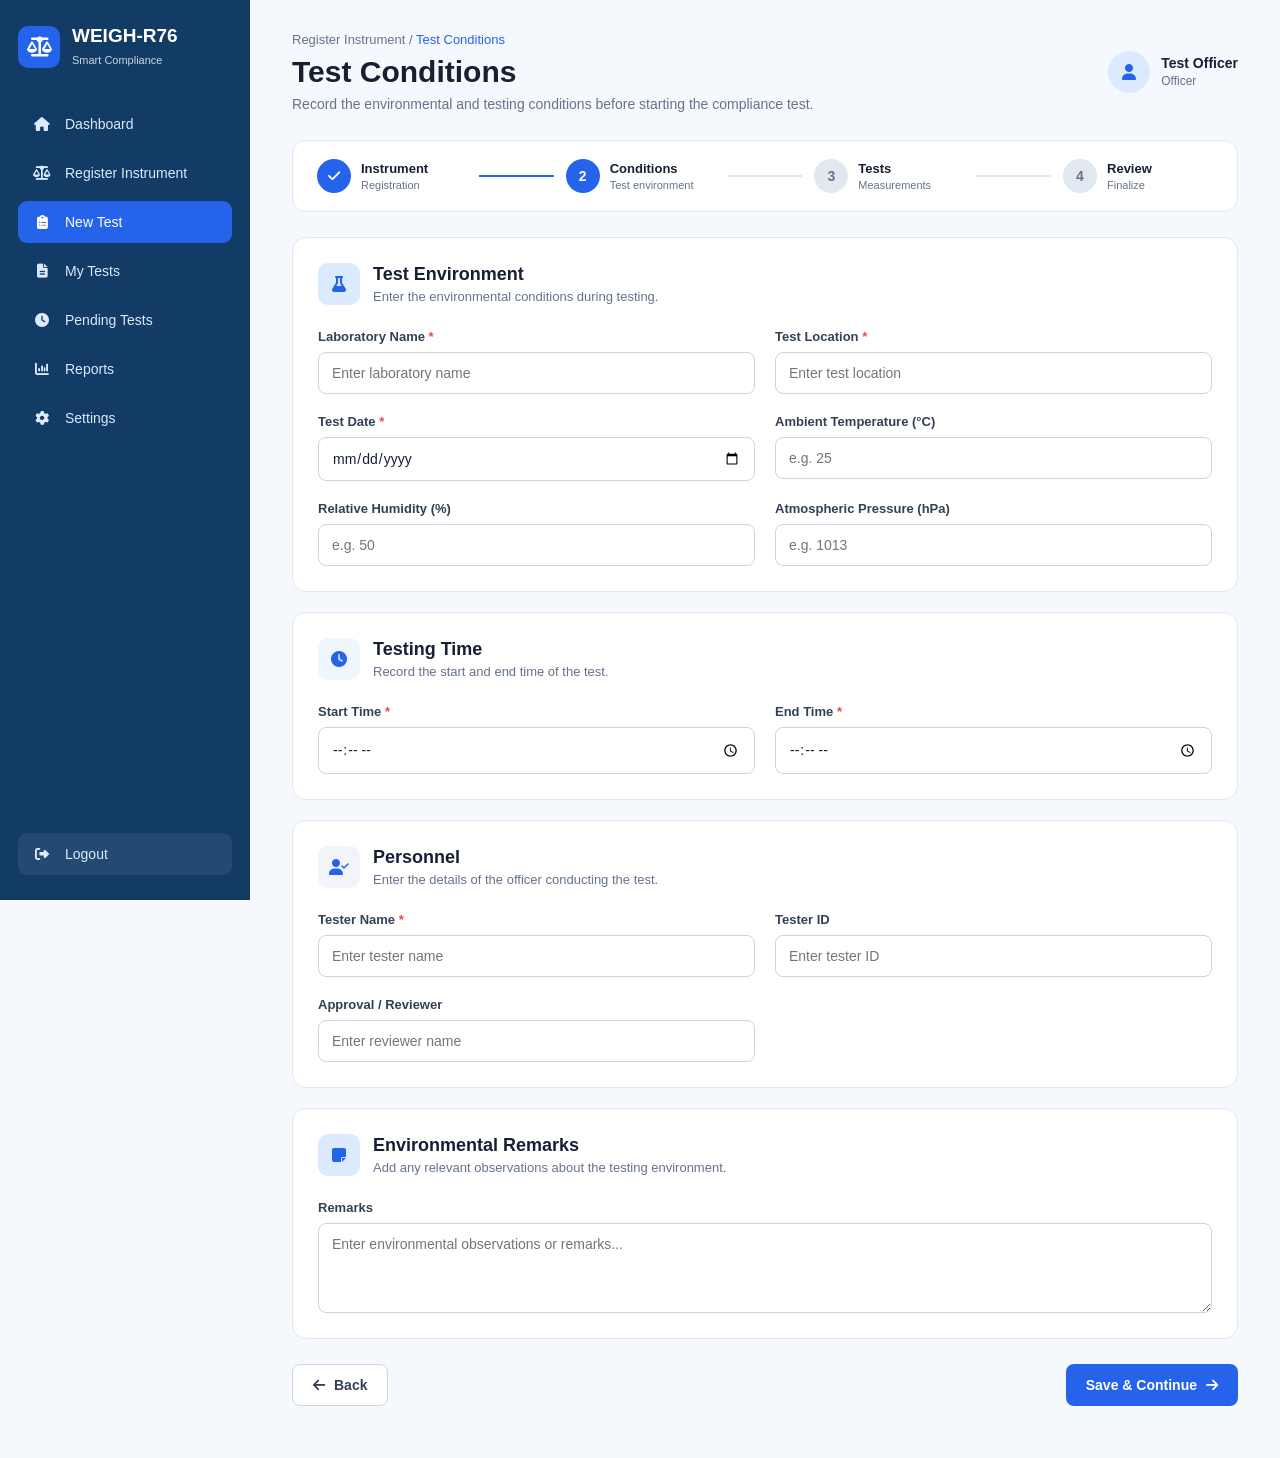
<file: conditions.html>
<!DOCTYPE html>
<html lang="en">

<head>
    <meta charset="UTF-8">
    <meta name="viewport" content="width=device-width, initial-scale=1.0">

    <title>Test Conditions | WEIGH-R76</title>

    <link rel="stylesheet" href="conditions.css">

    <link rel="stylesheet"
          href="https://cdnjs.cloudflare.com/ajax/libs/font-awesome/6.5.0/css/all.min.css">
</head>

<body>

    <!-- Sidebar -->
    <aside class="sidebar">

        <div class="logo">
            <div class="logo-icon">
                <i class="fa-solid fa-scale-balanced"></i>
            </div>

            <div>
                <h2>WEIGH-R76</h2>
                <span>Smart Compliance</span>
            </div>
        </div>

        <nav class="menu">

            <a href="dashboard.html">
                <i class="fa-solid fa-house"></i>
                <span>Dashboard</span>
            </a>

            <a href="register.html">
                <i class="fa-solid fa-scale-balanced"></i>
                <span>Register Instrument</span>
            </a>

            <a href="tests.html" class="active">
                <i class="fa-solid fa-clipboard-list"></i>
                <span>New Test</span>
            </a>

            <a href="#">
                <i class="fa-solid fa-file-lines"></i>
                <span>My Tests</span>
            </a>

            <a href="#">
                <i class="fa-solid fa-clock"></i>
                <span>Pending Tests</span>
            </a>

            <a href="#">
                <i class="fa-solid fa-chart-column"></i>
                <span>Reports</span>
            </a>

            <a href="#">
                <i class="fa-solid fa-gear"></i>
                <span>Settings</span>
            </a>

        </nav>

        <a href="index.html" class="logout">
            <i class="fa-solid fa-right-from-bracket"></i>
            <span>Logout</span>
        </a>

    </aside>


    <!-- Main Content -->
    <main class="main-content">

        <!-- Topbar -->
        <header class="topbar">

            <div>
                <p class="breadcrumb">
                    Register Instrument /
                    <span>Test Conditions</span>
                </p>

                <h1>Test Conditions</h1>

                <p class="subtitle">
                    Record the environmental and testing conditions before starting the compliance test.
                </p>
            </div>

            <div class="profile">

                <div class="profile-icon">
                    <i class="fa-solid fa-user"></i>
                </div>

                <div>
                    <strong>Test Officer</strong>
                    <small>Officer</small>
                </div>

            </div>

        </header>


        <!-- Progress -->
        <div class="progress-card">

            <div class="step completed">
                <div class="step-number">
                    <i class="fa-solid fa-check"></i>
                </div>

                <div>
                    <strong>Instrument</strong>
                    <small>Registration</small>
                </div>
            </div>

            <div class="line active"></div>

            <div class="step active">
                <div class="step-number">2</div>

                <div>
                    <strong>Conditions</strong>
                    <small>Test environment</small>
                </div>
            </div>

            <div class="line"></div>

            <div class="step">
                <div class="step-number">3</div>

                <div>
                    <strong>Tests</strong>
                    <small>Measurements</small>
                </div>
            </div>

            <div class="line"></div>

            <div class="step">
                <div class="step-number">4</div>

                <div>
                    <strong>Review</strong>
                    <small>Finalize</small>
                </div>
            </div>

        </div>


        <!-- Form -->
        <form id="conditionsForm">

            <!-- Test Environment -->
            <section class="form-card">

                <div class="section-heading">

                    <div class="section-icon">
                        <i class="fa-solid fa-flask"></i>
                    </div>

                    <div>
                        <h2>Test Environment</h2>
                        <p>Enter the environmental conditions during testing.</p>
                    </div>

                </div>


                <div class="form-grid">

                    <div class="input-group">
                        <label for="labName">
                            Laboratory Name <span>*</span>
                        </label>

                        <input type="text"
                               id="labName"
                               placeholder="Enter laboratory name"
                               required>
                    </div>


                    <div class="input-group">
                        <label for="testLocation">
                            Test Location <span>*</span>
                        </label>

                        <input type="text"
                               id="testLocation"
                               placeholder="Enter test location"
                               required>
                    </div>


                    <div class="input-group">
                        <label for="testDate">
                            Test Date <span>*</span>
                        </label>

                        <input type="date"
                               id="testDate"
                               required>
                    </div>


                    <div class="input-group">
                        <label for="temperature">
                            Ambient Temperature (°C)
                        </label>

                        <input type="number"
                               id="temperature"
                               placeholder="e.g. 25"
                               step="any">
                    </div>


                    <div class="input-group">
                        <label for="humidity">
                            Relative Humidity (%)
                        </label>

                        <input type="number"
                               id="humidity"
                               placeholder="e.g. 50"
                               min="0"
                               max="100"
                               step="any">
                    </div>


                    <div class="input-group">
                        <label for="pressure">
                            Atmospheric Pressure (hPa)
                        </label>

                        <input type="number"
                               id="pressure"
                               placeholder="e.g. 1013"
                               step="any">
                    </div>

                </div>

            </section>


            <!-- Testing Time -->
            <section class="form-card">

                <div class="section-heading">

                    <div class="section-icon blue">
                        <i class="fa-solid fa-clock"></i>
                    </div>

                    <div>
                        <h2>Testing Time</h2>
                        <p>Record the start and end time of the test.</p>
                    </div>

                </div>


                <div class="form-grid">

                    <div class="input-group">
                        <label for="startTime">
                            Start Time <span>*</span>
                        </label>

                        <input type="time"
                               id="startTime"
                               required>
                    </div>


                    <div class="input-group">
                        <label for="endTime">
                            End Time <span>*</span>
                        </label>

                        <input type="time"
                               id="endTime"
                               required>
                    </div>

                </div>

            </section>


            <!-- Personnel -->
            <section class="form-card">

                <div class="section-heading">

                    <div class="section-icon light">
                        <i class="fa-solid fa-user-check"></i>
                    </div>

                    <div>
                        <h2>Personnel</h2>
                        <p>Enter the details of the officer conducting the test.</p>
                    </div>

                </div>


                <div class="form-grid">

                    <div class="input-group">
                        <label for="testerName">
                            Tester Name <span>*</span>
                        </label>

                        <input type="text"
                               id="testerName"
                               placeholder="Enter tester name"
                               required>
                    </div>


                    <div class="input-group">
                        <label for="testerId">
                            Tester ID
                        </label>

                        <input type="text"
                               id="testerId"
                               placeholder="Enter tester ID">
                    </div>


                    <div class="input-group">
                        <label for="approvalReviewer">
                            Approval / Reviewer
                        </label>

                        <input type="text"
                               id="approvalReviewer"
                               placeholder="Enter reviewer name">
                    </div>

                </div>

            </section>


            <!-- Remarks -->
            <section class="form-card">

                <div class="section-heading">

                    <div class="section-icon">
                        <i class="fa-solid fa-note-sticky"></i>
                    </div>

                    <div>
                        <h2>Environmental Remarks</h2>
                        <p>Add any relevant observations about the testing environment.</p>
                    </div>

                </div>


                <div class="input-group">

                    <label for="environmentRemarks">
                        Remarks
                    </label>

                    <textarea id="environmentRemarks"
                              rows="4"
                              placeholder="Enter environmental observations or remarks..."></textarea>

                </div>

            </section>


            <!-- Buttons -->
            <div class="form-actions">

                <button type="button"
                        class="btn secondary"
                        id="backBtn">

                    <i class="fa-solid fa-arrow-left"></i>
                    Back

                </button>


                <button type="submit"
                        class="btn primary">

                    Save & Continue
                    <i class="fa-solid fa-arrow-right"></i>

                </button>

            </div>

        </form>

    </main>


    <script src="conditions.js"></script>

</body>
</html>
</file>
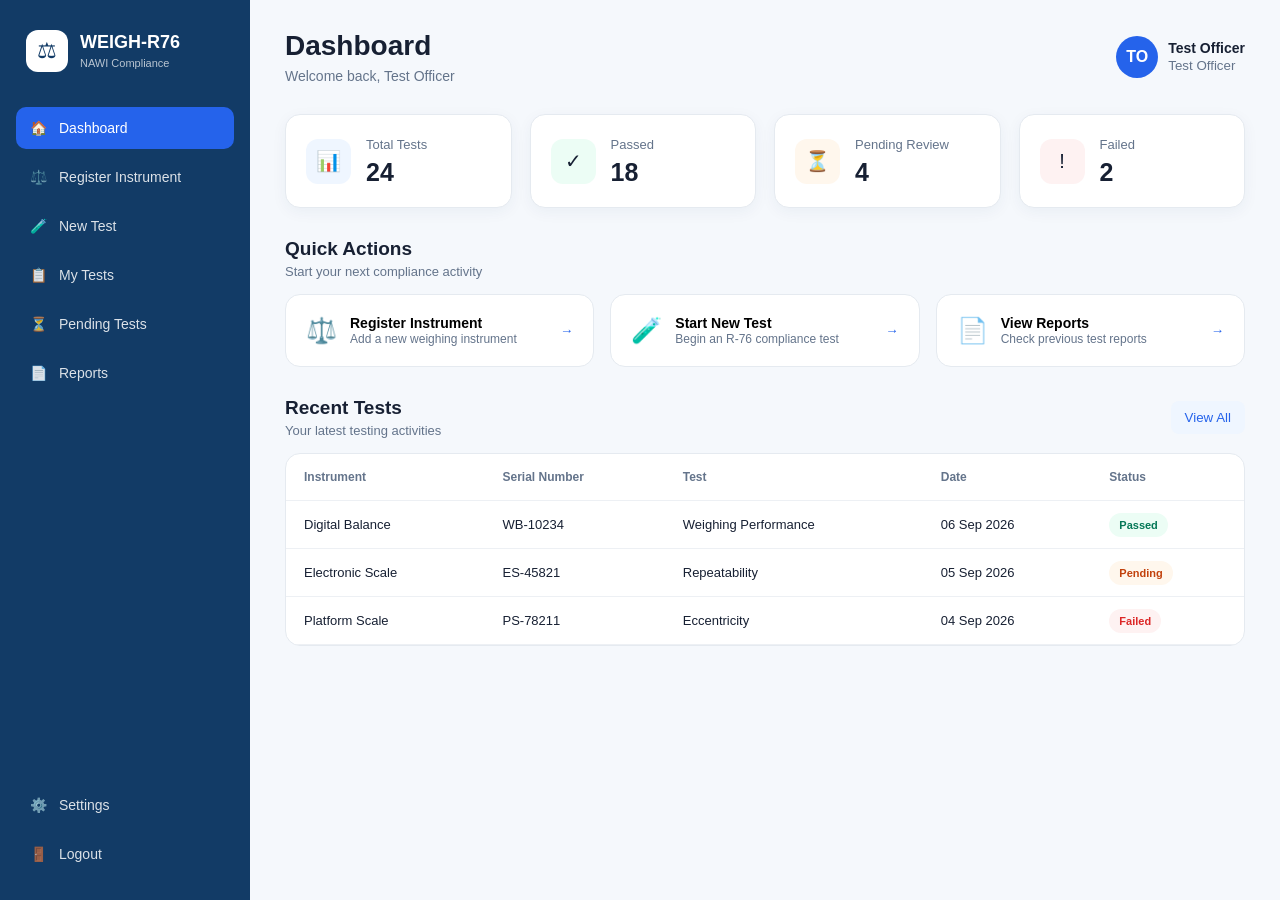
<file: dashboard.html>
<!DOCTYPE html>
<html lang="en">
<head>
    <meta charset="UTF-8">
    <meta name="viewport" content="width=device-width, initial-scale=1.0">
    <title>WEIGH-R76 Dashboard</title>

    <link rel="stylesheet" href="dashboard.css">
</head>

<body>

<div class="dashboard">

    <!-- SIDEBAR -->
    <aside class="sidebar">

        <div class="logo">
            <div class="logo-icon">⚖</div>
            <div>
                <h2>WEIGH-R76</h2>
                <span>NAWI Compliance</span>
            </div>
        </div>

        <nav>
            <a href="#" class="active">🏠 <span>Dashboard</span></a>
            <a href="register.html">⚖️ <span>Register Instrument</span></a>
            <a href="#">🧪 <span>New Test</span></a>
            <a href="#">📋 <span>My Tests</span></a>
            <a href="#">⏳ <span>Pending Tests</span></a>
            <a href="#">📄 <span>Reports</span></a>
        </nav>

        <div class="sidebar-bottom">
            <a href="#">⚙️ <span>Settings</span></a>
            <a href="#" id="logout">🚪 <span>Logout</span></a>
        </div>

    </aside>


    <!-- MAIN CONTENT -->
    <main class="main-content">

        <!-- TOP BAR -->
        <header class="topbar">

            <div>
                <h1>Dashboard</h1>
                <p>Welcome back, Test Officer</p>
            </div>

            <div class="profile">
                <div class="avatar">TO</div>
                <div>
                    <strong>Test Officer</strong>
                    <small>Test Officer</small>
                </div>
            </div>

        </header>


        <!-- KPI CARDS -->
        <section class="stats">

            <div class="stat-card">
                <div class="stat-icon blue">📊</div>
                <div>
                    <span>Total Tests</span>
                    <h2>24</h2>
                </div>
            </div>

            <div class="stat-card">
                <div class="stat-icon green">✓</div>
                <div>
                    <span>Passed</span>
                    <h2>18</h2>
                </div>
            </div>

            <div class="stat-card">
                <div class="stat-icon orange">⏳</div>
                <div>
                    <span>Pending Review</span>
                    <h2>4</h2>
                </div>
            </div>

            <div class="stat-card">
                <div class="stat-icon red">!</div>
                <div>
                    <span>Failed</span>
                    <h2>2</h2>
                </div>
            </div>

        </section>


        <!-- QUICK ACTIONS -->
        <section class="quick-section">

            <div class="section-heading">
                <div>
                    <h2>Quick Actions</h2>
                    <p>Start your next compliance activity</p>
                </div>
            </div>

            <div class="quick-actions">

                <button class="action-card" 
                onclick="window.location.href='register.html'">
                    <span class="action-icon">⚖️</span>
                    <div>
                        <strong>Register Instrument</strong>
                        <small>Add a new weighing instrument</small>
                    </div>
                    <b>→</b>
                </button>

                <button class="action-card">
                    <span class="action-icon">🧪</span>
                    <div>
                        <strong>Start New Test</strong>
                        <small>Begin an R-76 compliance test</small>
                    </div>
                    <b>→</b>
                </button>

                <button class="action-card">
                    <span class="action-icon">📄</span>
                    <div>
                        <strong>View Reports</strong>
                        <small>Check previous test reports</small>
                    </div>
                    <b>→</b>
                </button>

            </div>

        </section>


        <!-- RECENT TESTS -->
        <section class="recent-section">

            <div class="section-heading">
                <div>
                    <h2>Recent Tests</h2>
                    <p>Your latest testing activities</p>
                </div>

                <button class="view-btn">View All</button>
            </div>


            <div class="table-container">

                <table>

                    <thead>
                        <tr>
                            <th>Instrument</th>
                            <th>Serial Number</th>
                            <th>Test</th>
                            <th>Date</th>
                            <th>Status</th>
                        </tr>
                    </thead>

                    <tbody>

                        <tr>
                            <td>Digital Balance</td>
                            <td>WB-10234</td>
                            <td>Weighing Performance</td>
                            <td>06 Sep 2026</td>
                            <td><span class="status passed">Passed</span></td>
                        </tr>

                        <tr>
                            <td>Electronic Scale</td>
                            <td>ES-45821</td>
                            <td>Repeatability</td>
                            <td>05 Sep 2026</td>
                            <td><span class="status pending">Pending</span></td>
                        </tr>

                        <tr>
                            <td>Platform Scale</td>
                            <td>PS-78211</td>
                            <td>Eccentricity</td>
                            <td>04 Sep 2026</td>
                            <td><span class="status failed">Failed</span></td>
                        </tr>

                    </tbody>

                </table>

            </div>

        </section>

    </main>

</div>

<script src="dashboard.js"></script>

</body>
</html>
</file>
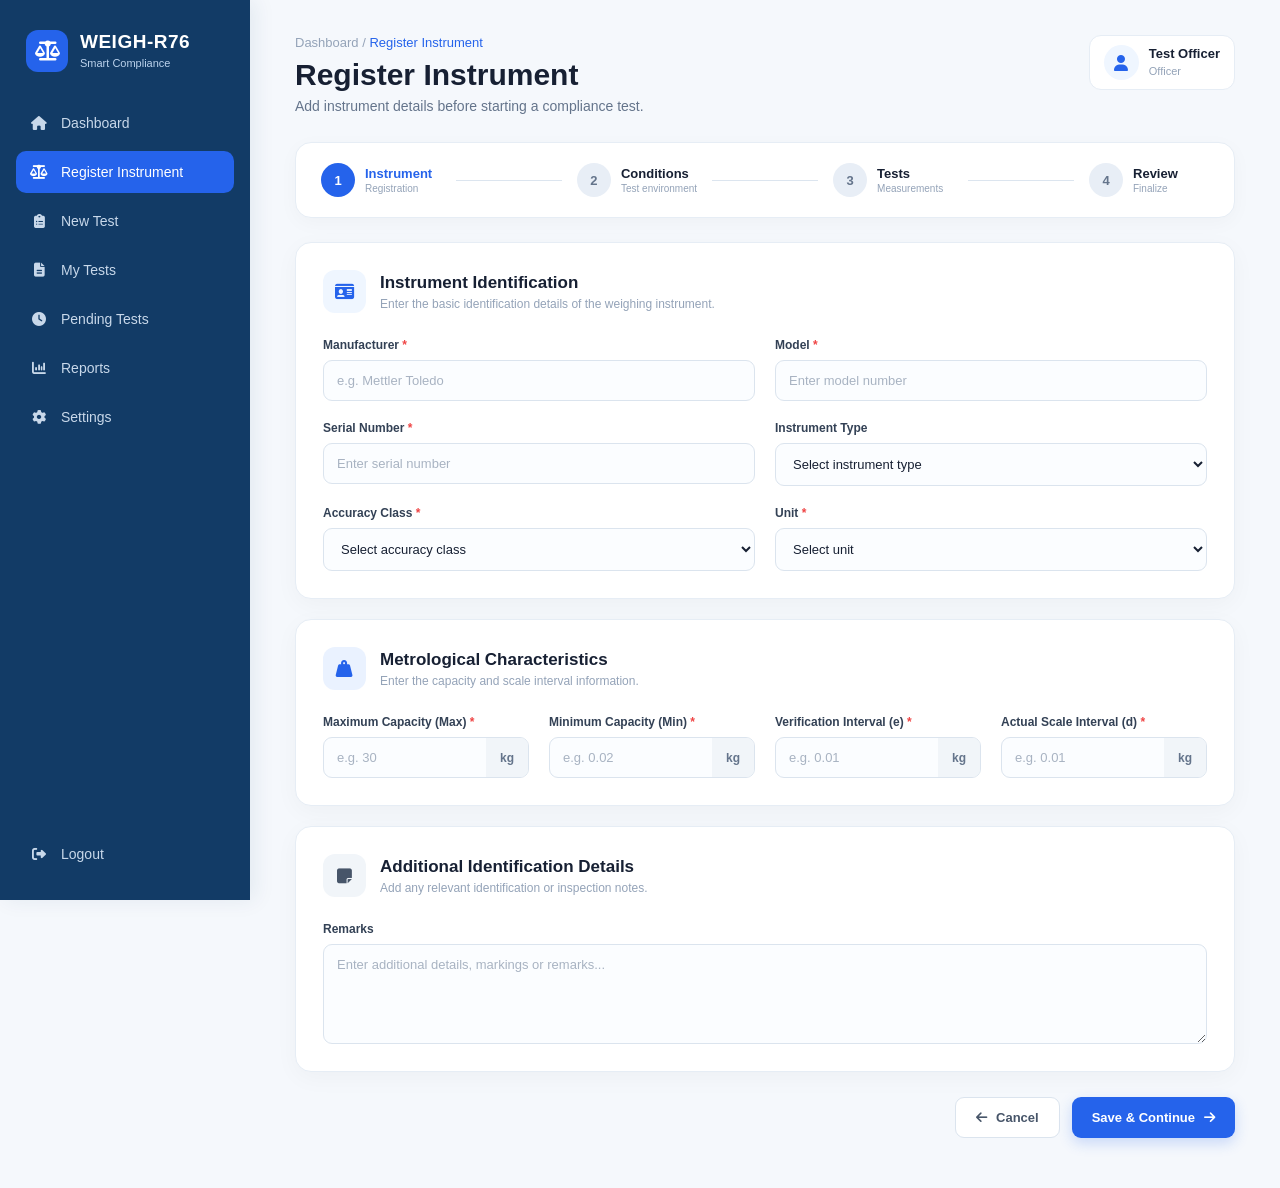
<file: register.html>
<!DOCTYPE html>
<html lang="en">
<head>
    <meta charset="UTF-8">
    <meta name="viewport" content="width=device-width, initial-scale=1.0">

    <title>Register Instrument | WEIGH-R76</title>

    <link rel="stylesheet" href="register.css">
    <link rel="stylesheet"
          href="https://cdnjs.cloudflare.com/ajax/libs/font-awesome/6.5.0/css/all.min.css">
</head>

<body>

    <!-- Sidebar -->
    <aside class="sidebar">

        <div class="logo">
            <div class="logo-icon">
                <i class="fa-solid fa-scale-balanced"></i>
            </div>

            <div>
                <h2>WEIGH-R76</h2>
                <span>Smart Compliance</span>
            </div>
        </div>

        <nav class="menu">

            <a href="dashboard.html">
                <i class="fa-solid fa-house"></i>
                <span>Dashboard</span>
            </a>

            <a href="register.html" class="active">
                <i class="fa-solid fa-scale-balanced"></i>
                <span>Register Instrument</span>
            </a>

            <a href="#">
                <i class="fa-solid fa-clipboard-list"></i>
                <span>New Test</span>
            </a>

            <a href="#">
                <i class="fa-solid fa-file-lines"></i>
                <span>My Tests</span>
            </a>

            <a href="#">
                <i class="fa-solid fa-clock"></i>
                <span>Pending Tests</span>
            </a>

            <a href="#">
                <i class="fa-solid fa-chart-column"></i>
                <span>Reports</span>
            </a>

            <a href="#">
                <i class="fa-solid fa-gear"></i>
                <span>Settings</span>
            </a>

        </nav>

        <a href="index.html" class="logout">
            <i class="fa-solid fa-right-from-bracket"></i>
            <span>Logout</span>
        </a>

    </aside>


    <!-- Main Content -->
    <main class="main-content">

        <!-- Top Bar -->
        <header class="topbar">

            <div>
                <p class="breadcrumb">
                    Dashboard / <span>Register Instrument</span>
                </p>

                <h1>Register Instrument</h1>
                <p class="subtitle">
                    Add instrument details before starting a compliance test.
                </p>
            </div>

            <div class="profile">
                <div class="profile-icon">
                    <i class="fa-solid fa-user"></i>
                </div>

                <div>
                    <strong>Test Officer</strong>
                    <small>Officer</small>
                </div>
            </div>

        </header>


        <!-- Progress -->
        <div class="progress-card">

            <div class="step active">
                <div class="step-number">1</div>
                <div>
                    <strong>Instrument</strong>
                    <small>Registration</small>
                </div>
            </div>

            <div class="line"></div>

            <div class="step">
                <div class="step-number">2</div>
                <div>
                    <strong>Conditions</strong>
                    <small>Test environment</small>
                </div>
            </div>

            <div class="line"></div>

            <div class="step">
                <div class="step-number">3</div>
                <div>
                    <strong>Tests</strong>
                    <small>Measurements</small>
                </div>
            </div>

            <div class="line"></div>

            <div class="step">
                <div class="step-number">4</div>
                <div>
                    <strong>Review</strong>
                    <small>Finalize</small>
                </div>
            </div>

        </div>


        <!-- Form -->
        <form id="instrumentForm">


            <!-- Instrument Identification -->
            <section class="form-card">

                <div class="section-heading">

                    <div class="section-icon">
                        <i class="fa-solid fa-id-card"></i>
                    </div>

                    <div>
                        <h2>Instrument Identification</h2>
                        <p>Enter the basic identification details of the weighing instrument.</p>
                    </div>

                </div>


                <div class="form-grid">

                    <div class="input-group">
                        <label>Manufacturer <span>*</span></label>
                        <input type="text"
                               id="manufacturer"
                               placeholder="e.g. Mettler Toledo"
                               required>
                    </div>


                    <div class="input-group">
                        <label>Model <span>*</span></label>
                        <input type="text"
                               id="model"
                               placeholder="Enter model number"
                               required>
                    </div>


                    <div class="input-group">
                        <label>Serial Number <span>*</span></label>
                        <input type="text"
                               id="serial"
                               placeholder="Enter serial number"
                               required>
                    </div>


                    <div class="input-group">
                        <label>Instrument Type</label>

                        <select id="instrumentType">

                            <option value="">Select instrument type</option>
                            <option>Electronic Weighing Instrument</option>
                            <option>Platform Scale</option>
                            <option>Bench Scale</option>
                            <option>Counter Scale</option>
                            <option>Other</option>

                        </select>
                    </div>


                    <div class="input-group">
                        <label>Accuracy Class <span>*</span></label>

                        <select id="accuracyClass" required>

                            <option value="">Select accuracy class</option>
                            <option>Class I</option>
                            <option>Class II</option>
                            <option>Class III</option>
                            <option>Class IIII</option>

                        </select>
                    </div>


                    <div class="input-group">
                        <label>Unit <span>*</span></label>

                        <select id="unit" required>

                            <option value="">Select unit</option>
                            <option>kg</option>
                            <option>g</option>
                            <option>mg</option>
                            <option>t</option>
                            <option>lb</option>

                        </select>
                    </div>

                </div>

            </section>


            <!-- Metrological Characteristics -->
            <section class="form-card">

                <div class="section-heading">

                    <div class="section-icon blue">
                        <i class="fa-solid fa-weight-hanging"></i>
                    </div>

                    <div>
                        <h2>Metrological Characteristics</h2>
                        <p>Enter the capacity and scale interval information.</p>
                    </div>

                </div>


                <div class="form-grid four-columns">

                    <div class="input-group">
                        <label>Maximum Capacity (Max) <span>*</span></label>

                        <div class="input-with-unit">
                            <input type="number"
                                   id="max"
                                   placeholder="e.g. 30"
                                   step="any"
                                   required>
                            <span id="maxUnit">kg</span>
                        </div>
                    </div>


                    <div class="input-group">
                        <label>Minimum Capacity (Min) <span>*</span></label>

                        <div class="input-with-unit">
                            <input type="number"
                                   id="min"
                                   placeholder="e.g. 0.02"
                                   step="any"
                                   required>
                            <span id="minUnit">kg</span>
                        </div>
                    </div>


                    <div class="input-group">
                        <label>Verification Interval (e) <span>*</span></label>

                        <div class="input-with-unit">
                            <input type="number"
                                   id="verification"
                                   placeholder="e.g. 0.01"
                                   step="any"
                                   required>
                            <span id="eUnit">kg</span>
                        </div>
                    </div>


                    <div class="input-group">
                        <label>Actual Scale Interval (d) <span>*</span></label>

                        <div class="input-with-unit">
                            <input type="number"
                                   id="actual"
                                   placeholder="e.g. 0.01"
                                   step="any"
                                   required>
                            <span id="dUnit">kg</span>
                        </div>
                    </div>

                </div>

            </section>


            <!-- Additional Details -->
            <section class="form-card">

                <div class="section-heading">

                    <div class="section-icon light">
                        <i class="fa-solid fa-note-sticky"></i>
                    </div>

                    <div>
                        <h2>Additional Identification Details</h2>
                        <p>Add any relevant identification or inspection notes.</p>
                    </div>

                </div>


                <div class="input-group">

                    <label>Remarks</label>

                    <textarea
                        id="remarks"
                        rows="4"
                        placeholder="Enter additional details, markings or remarks..."></textarea>

                </div>

            </section>

            <!-- Buttons -->
            <div class="form-actions">

                <button type="button"
                        class="btn secondary">
                    <i class="fa-solid fa-arrow-left"></i>
                    Cancel
                </button>


                <button type="submit"
                        class="btn primary">
                    Save & Continue
                    <i class="fa-solid fa-arrow-right"></i>
                </button>

            </div>

        </form>

    </main>

    <script src="register.js"></script>

</body>
</html>
</file>
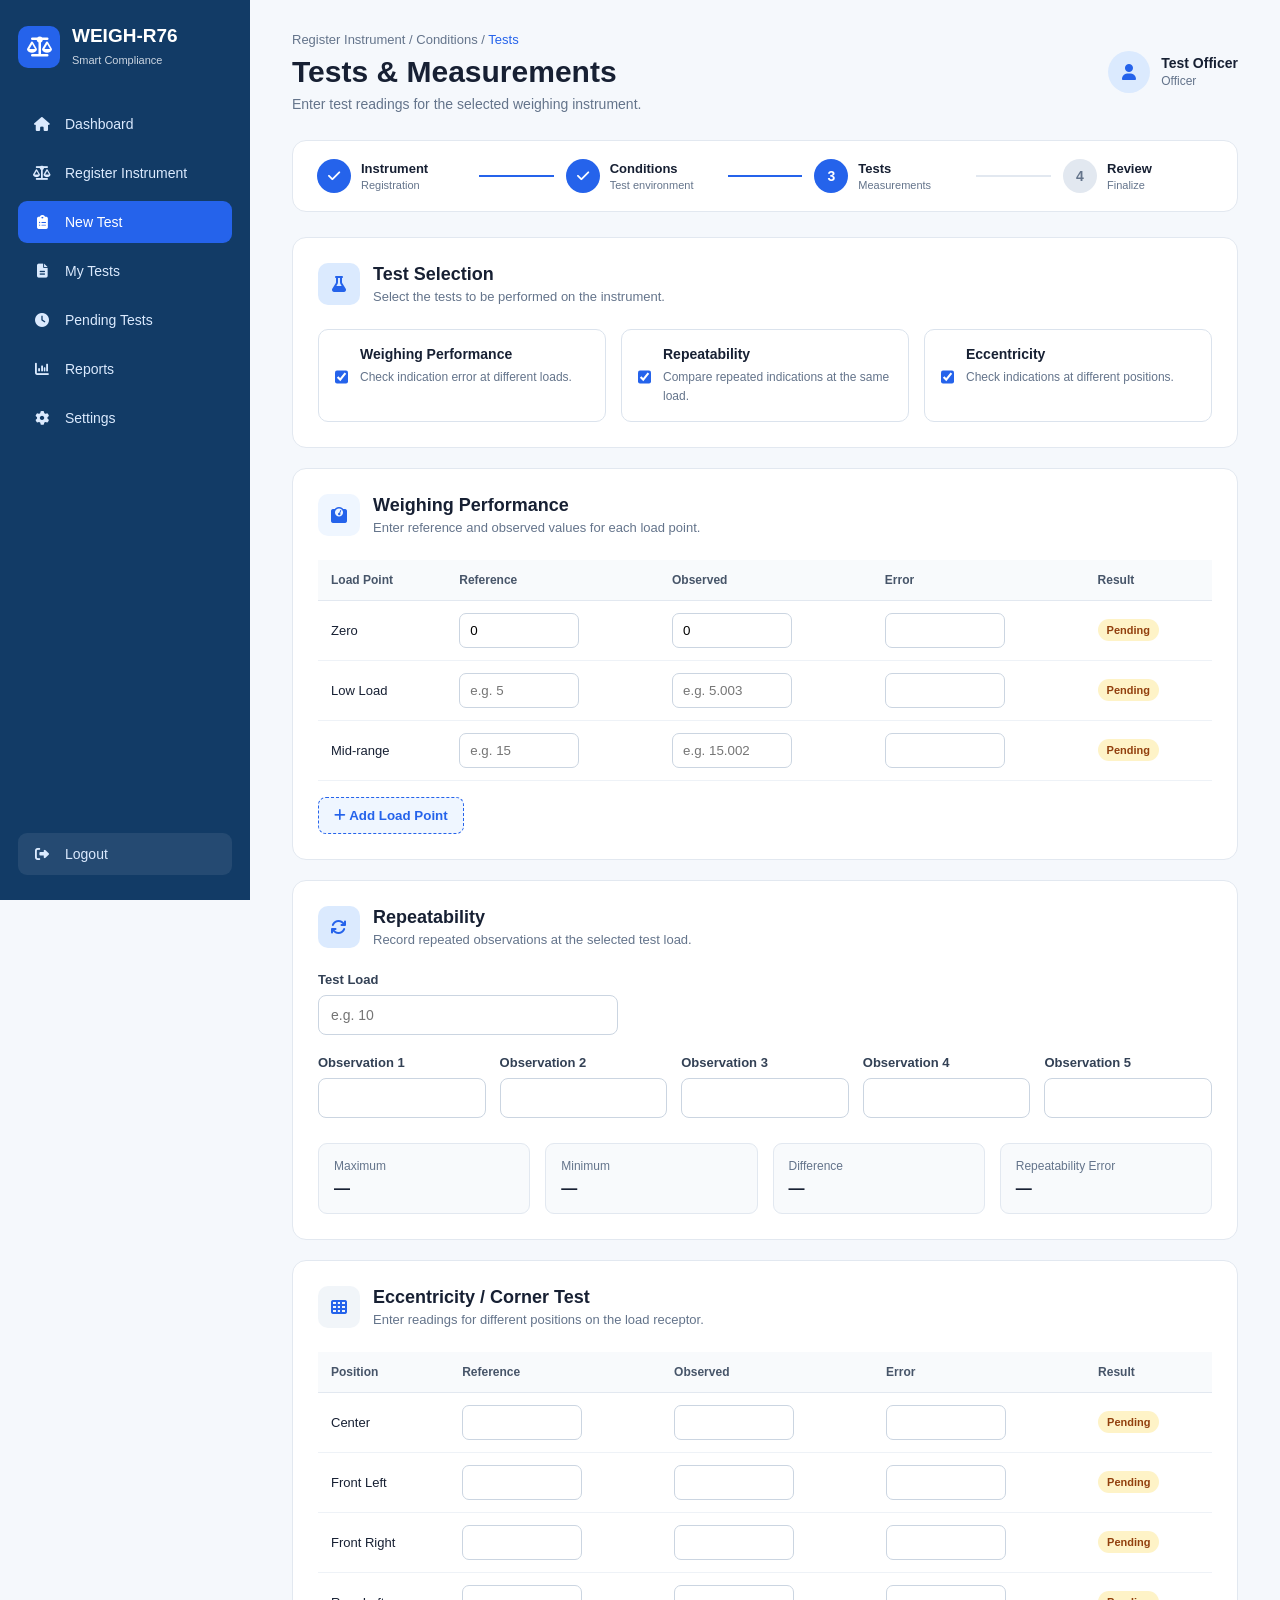
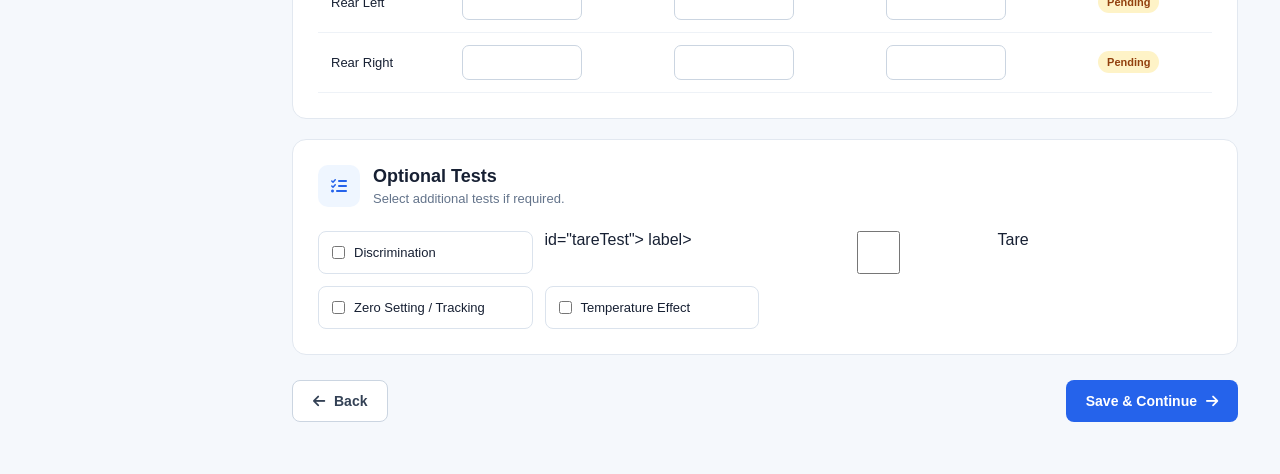
<file: tests.html>
<!DOCTYPE html>
<html lang="en">

<head>
    <meta charset="UTF-8">
    <meta name="viewport" content="width=device-width, initial-scale=1.0">

    <title>Tests | WEIGH-R76</title>

    <link rel="stylesheet" href="tests.css">

    <link rel="stylesheet"
          href="https://cdnjs.cloudflare.com/ajax/libs/font-awesome/6.5.0/css/all.min.css">
</head>

<body>

    <aside class="sidebar">

        <div class="logo">
            <div class="logo-icon">
                <i class="fa-solid fa-scale-balanced"></i>
            </div>

            <div>
                <h2>WEIGH-R76</h2>
                <span>Smart Compliance</span>
            </div>
        </div>

        <nav class="menu">

            <a href="dashboard.html">
                <i class="fa-solid fa-house"></i>
                <span>Dashboard</span>
            </a>

            <a href="register.html">
                <i class="fa-solid fa-scale-balanced"></i>
                <span>Register Instrument</span>
            </a>

            <a href="tests.html" class="active">
                <i class="fa-solid fa-clipboard-list"></i>
                <span>New Test</span>
            </a>

            <a href="#">
                <i class="fa-solid fa-file-lines"></i>
                <span>My Tests</span>
            </a>

            <a href="#">
                <i class="fa-solid fa-clock"></i>
                <span>Pending Tests</span>
            </a>

            <a href="#">
                <i class="fa-solid fa-chart-column"></i>
                <span>Reports</span>
            </a>

            <a href="#">
                <i class="fa-solid fa-gear"></i>
                <span>Settings</span>
            </a>

        </nav>

        <a href="index.html" class="logout">
            <i class="fa-solid fa-right-from-bracket"></i>
            <span>Logout</span>
        </a>

    </aside>


    <main class="main-content">

        <header class="topbar">

            <div>
                <p class="breadcrumb">
                    Register Instrument /
                    Conditions /
                    <span>Tests</span>
                </p>

                <h1>Tests & Measurements</h1>

                <p class="subtitle">
                    Enter test readings for the selected weighing instrument.
                </p>
            </div>

            <div class="profile">

                <div class="profile-icon">
                    <i class="fa-solid fa-user"></i>
                </div>

                <div>
                    <strong>Test Officer</strong>
                    <small>Officer</small>
                </div>

            </div>

        </header>


        <div class="progress-card">

            <div class="step completed">
                <div class="step-number">
                    <i class="fa-solid fa-check"></i>
                </div>

                <div>
                    <strong>Instrument</strong>
                    <small>Registration</small>
                </div>
            </div>

            <div class="line active"></div>

            <div class="step completed">
                <div class="step-number">
                    <i class="fa-solid fa-check"></i>
                </div>

                <div>
                    <strong>Conditions</strong>
                    <small>Test environment</small>
                </div>
            </div>

            <div class="line active"></div>

            <div class="step active">
                <div class="step-number">3</div>

                <div>
                    <strong>Tests</strong>
                    <small>Measurements</small>
                </div>
            </div>

            <div class="line"></div>

            <div class="step">
                <div class="step-number">4</div>

                <div>
                    <strong>Review</strong>
                    <small>Finalize</small>
                </div>
            </div>

        </div>


        <form id="testsForm">


            <!-- Test Selection -->

            <section class="form-card">

                <div class="section-heading">

                    <div class="section-icon">
                        <i class="fa-solid fa-flask"></i>
                    </div>

                    <div>
                        <h2>Test Selection</h2>
                        <p>Select the tests to be performed on the instrument.</p>
                    </div>

                </div>


                <div class="test-options">

                    <label class="test-option">
                        <input type="checkbox"
                               id="weighingTest"
                               checked>

                        <span>
                            <strong>Weighing Performance</strong>
                            <small>Check indication error at different loads.</small>
                        </span>
                    </label>


                    <label class="test-option">
                        <input type="checkbox"
                               id="repeatabilityTest"
                               checked>

                        <span>
                            <strong>Repeatability</strong>
                            <small>Compare repeated indications at the same load.</small>
                        </span>
                    </label>


                    <label class="test-option">
                        <input type="checkbox"
                               id="eccentricityTest"
                               checked>

                        <span>
                            <strong>Eccentricity</strong>
                            <small>Check indications at different positions.</small>
                        </span>
                    </label>

                </div>

            </section>


            <!-- Weighing Performance -->

            <section class="form-card">

                <div class="section-heading">

                    <div class="section-icon blue">
                        <i class="fa-solid fa-weight-scale"></i>
                    </div>

                    <div>
                        <h2>Weighing Performance</h2>
                        <p>Enter reference and observed values for each load point.</p>
                    </div>

                </div>


                <div class="table-container">

                    <table id="weighingTable">

                        <thead>
                            <tr>
                                <th>Load Point</th>
                                <th>Reference</th>
                                <th>Observed</th>
                                <th>Error</th>
                                <th>Result</th>
                            </tr>
                        </thead>

                        <tbody>

                            <tr>
                                <td>Zero</td>

                                <td>
                                    <input type="number"
                                           class="reference"
                                           step="any"
                                           value="0">
                                </td>

                                <td>
                                    <input type="number"
                                           class="observed"
                                           step="any"
                                           value="0">
                                </td>

                                <td>
                                    <input type="text"
                                           class="error"
                                           readonly>
                                </td>

                                <td>
                                    <span class="result pending">Pending</span>
                                </td>
                            </tr>


                            <tr>
                                <td>Low Load</td>

                                <td>
                                    <input type="number"
                                           class="reference"
                                           step="any"
                                           placeholder="e.g. 5">
                                </td>

                                <td>
                                    <input type="number"
                                           class="observed"
                                           step="any"
                                           placeholder="e.g. 5.003">
                                </td>

                                <td>
                                    <input type="text"
                                           class="error"
                                           readonly>
                                </td>

                                <td>
                                    <span class="result pending">Pending</span>
                                </td>
                            </tr>


                            <tr>
                                <td>Mid-range</td>

                                <td>
                                    <input type="number"
                                           class="reference"
                                           step="any"
                                           placeholder="e.g. 15">
                                </td>

                                <td>
                                    <input type="number"
                                           class="observed"
                                           step="any"
                                           placeholder="e.g. 15.002">
                                </td>

                                <td>
                                    <input type="text"
                                           class="error"
                                           readonly>
                                </td>

                                <td>
                                    <span class="result pending">Pending</span>
                                </td>
                            </tr>

                        </tbody>

                    </table>

                </div>


                <button type="button"
                        class="add-btn"
                        id="addLoadBtn">

                    <i class="fa-solid fa-plus"></i>
                    Add Load Point

                </button>

            </section>


            <!-- Repeatability -->

            <section class="form-card">

                <div class="section-heading">

                    <div class="section-icon">
                        <i class="fa-solid fa-arrows-rotate"></i>
                    </div>

                    <div>
                        <h2>Repeatability</h2>
                        <p>Record repeated observations at the selected test load.</p>
                    </div>

                </div>


                <div class="repeatability-top">

                    <div class="input-group">

                        <label for="testLoad">
                            Test Load
                        </label>

                        <input type="number"
                               id="testLoad"
                               step="any"
                               placeholder="e.g. 10">

                    </div>

                </div>


                <div class="observations">

                    <div class="input-group">
                        <label for="obs1">Observation 1</label>
                        <input type="number" id="obs1" class="repeatObs" step="any">
                    </div>

                    <div class="input-group">
                        <label for="obs2">Observation 2</label>
                        <input type="number" id="obs2" class="repeatObs" step="any">
                    </div>

                    <div class="input-group">
                        <label for="obs3">Observation 3</label>
                        <input type="number" id="obs3" class="repeatObs" step="any">
                    </div>

                    <div class="input-group">
                        <label for="obs4">Observation 4</label>
                        <input type="number" id="obs4" class="repeatObs" step="any">
                    </div>

                    <div class="input-group">
                        <label for="obs5">Observation 5</label>
                        <input type="number" id="obs5" class="repeatObs" step="any">
                    </div>

                </div>


                <div class="calculation-grid">

                    <div>
                        <span>Maximum</span>
                        <strong id="maximum">—</strong>
                    </div>

                    <div>
                        <span>Minimum</span>
                        <strong id="minimum">—</strong>
                    </div>

                    <div>
                        <span>Difference</span>
                        <strong id="difference">—</strong>
                    </div>

                    <div>
                        <span>Repeatability Error</span>
                        <strong id="repeatabilityError">—</strong>
                    </div>

                </div>

            </section>


            <!-- Eccentricity -->

            <section class="form-card">

                <div class="section-heading">

                    <div class="section-icon light">
                        <i class="fa-solid fa-table-cells"></i>
                    </div>

                    <div>
                        <h2>Eccentricity / Corner Test</h2>
                        <p>Enter readings for different positions on the load receptor.</p>
                    </div>

                </div>


                <div class="table-container">

                    <table id="eccentricityTable">

                        <thead>
                            <tr>
                                <th>Position</th>
                                <th>Reference</th>
                                <th>Observed</th>
                                <th>Error</th>
                                <th>Result</th>
                            </tr>
                        </thead>

                        <tbody>

                            <tr>
                                <td>Center</td>

                                <td>
                                    <input type="number"
                                           class="eccReference"
                                           step="any">
                                </td>

                                <td>
                                    <input type="number"
                                           class="eccObserved"
                                           step="any">
                                </td>

                                <td>
                                    <input type="text"
                                           class="eccError"
                                           readonly>
                                </td>

                                <td>
                                    <span class="result pending">Pending</span>
                                </td>
                            </tr>


                            <tr>
                                <td>Front Left</td>

                                <td>
                                    <input type="number"
                                           class="eccReference"
                                           step="any">
                                </td>

                                <td>
                                    <input type="number"
                                           class="eccObserved"
                                           step="any">
                                </td>

                                <td>
                                    <input type="text"
                                           class="eccError"
                                           readonly>
                                </td>

                                <td>
                                    <span class="result pending">Pending</span>
                                </td>
                            </tr>


                            <tr>
                                <td>Front Right</td>

                                <td>
                                    <input type="number"
                                           class="eccReference"
                                           step="any">
                                </td>

                                <td>
                                    <input type="number"
                                           class="eccObserved"
                                           step="any">
                                </td>

                                <td>
                                    <input type="text"
                                           class="eccError"
                                           readonly>
                                </td>

                                <td>
                                    <span class="result pending">Pending</span>
                                </td>
                            </tr>


                            <tr>
                                <td>Rear Left</td>

                                <td>
                                    <input type="number"
                                           class="eccReference"
                                           step="any">
                                </td>

                                <td>
                                    <input type="number"
                                           class="eccObserved"
                                           step="any">
                                </td>

                                <td>
                                    <input type="text"
                                           class="eccError"
                                           readonly>
                                </td>

                                <td>
                                    <span class="result pending">Pending</span>
                                </td>
                            </tr>


                            <tr>
                                <td>Rear Right</td>

                                <td>
                                    <input type="number"
                                           class="eccReference"
                                           step="any">
                                </td>

                                <td>
                                    <input type="number"
                                           class="eccObserved"
                                           step="any">
                                </td>

                                <td>
                                    <input type="text"
                                           class="eccError"
                                           readonly>
                                </td>

                                <td>
                                    <span class="result pending">Pending</span>
                                </td>
                            </tr>

                        </tbody>

                    </table>

                </div>

            </section>


            <!-- Optional Tests -->

            <section class="form-card">

                <div class="section-heading">

                    <div class="section-icon blue">
                        <i class="fa-solid fa-list-check"></i>

</div>

<div>
    <h2>Optional Tests</h2>
    <p>Select additional tests if required.</p>
</div>

</div>

<div class="optional-tests">

<label>

<input type="checkbox"

id="discriminationTest">

<span>Discrimination</span>

</label>

id="tareTest">

label>

<input type="checkbox"

<span>Tare</span>

</label>

<label>

<input type="checkbox"

id="zeroTest">

<span>Zero Setting / Tracking</span>

</label>

<label>

<input type="checkbox"

id="temperatureTest">

<span>Temperature Effect</span>

</label>

</div>
</section>

<!-- Buttons -->

<div class="form-actions">

<button type="button" class="btn secondary" id="backBtn">

<i class="fa-solid fa-arrow-left"></i>Back</button>

<button type="submit" class="btn primary"> Save & Continue <i class="fa-solid

fa-arrow-right"></i>

</button>

</div>

</form>

</main>

<script src="tests.js"></script>

</body>

</html>
</file>
<file: conditions.css>
* {
    margin: 0;
    padding: 0;
    box-sizing: border-box;
}

body {
    font-family: Arial, sans-serif;
    background: #f5f8fc;
    color: #172033;
}

.sidebar {
    position: fixed;
    left: 0;
    top: 0;
    width: 250px;
    height: 100vh;
    background: #123b66;
    color: white;
    padding: 25px 18px;
    display: flex;
    flex-direction: column;
}

.logo {
    display: flex;
    align-items: center;
    gap: 12px;
    margin-bottom: 35px;
}

.logo-icon {
    width: 42px;
    height: 42px;
    border-radius: 10px;
    background: #2563eb;
    display: flex;
    align-items: center;
    justify-content: center;
    font-size: 20px;
}

.logo h2 {
    font-size: 19px;
    margin-bottom: 3px;
}

.logo span {
    font-size: 11px;
    color: #cbd5e1;
}

.menu {
    display: flex;
    flex-direction: column;
    gap: 7px;
}

.menu a,
.logout {
    text-decoration: none;
    color: #dbeafe;
    padding: 13px 14px;
    border-radius: 9px;
    display: flex;
    align-items: center;
    gap: 13px;
    font-size: 14px;
    transition: 0.2s;
}

.menu a:hover,
.menu a.active {
    background: #2563eb;
    color: white;
}

.menu a i,
.logout i {
    width: 20px;
    text-align: center;
}

.logout {
    margin-top: auto;
    background: rgba(255, 255, 255, 0.08);
}

.main-content {
    margin-left: 250px;
    padding: 32px 42px;
    min-height: 100vh;
}

.topbar {
    display: flex;
    justify-content: space-between;
    align-items: center;
    margin-bottom: 28px;
}

.breadcrumb {
    color: #64748b;
    font-size: 13px;
    margin-bottom: 8px;
}

.breadcrumb span {
    color: #2563eb;
}

.topbar h1 {
    font-size: 30px;
    margin-bottom: 7px;
}

.subtitle {
    color: #64748b;
    font-size: 14px;
}

.profile {
    display: flex;
    align-items: center;
    gap: 11px;
}

.profile-icon {
    width: 42px;
    height: 42px;
    border-radius: 50%;
    background: #dbeafe;
    color: #2563eb;
    display: flex;
    align-items: center;
    justify-content: center;
}

.profile strong {
    display: block;
    font-size: 14px;
}

.profile small {
    color: #64748b;
    font-size: 12px;
}

.progress-card {
    background: white;
    border: 1px solid #e2e8f0;
    border-radius: 14px;
    padding: 18px 24px;
    display: flex;
    align-items: center;
    margin-bottom: 25px;
}

.step {
    display: flex;
    align-items: center;
    gap: 10px;
    min-width: 150px;
}

.step-number {
    width: 34px;
    height: 34px;
    border-radius: 50%;
    background: #e2e8f0;
    color: #64748b;
    display: flex;
    align-items: center;
    justify-content: center;
    font-size: 14px;
    font-weight: bold;
}

.step.active .step-number,
.step.completed .step-number {
    background: #2563eb;
    color: white;
}

.step strong {
    display: block;
    font-size: 13px;
}

.step small {
    display: block;
    color: #64748b;
    font-size: 11px;
    margin-top: 3px;
}

.line {
    height: 2px;
    background: #e2e8f0;
    flex: 1;
    margin: 0 12px;
}

.line.active {
    background: #2563eb;
}

.form-card {
    background: white;
    border: 1px solid #e2e8f0;
    border-radius: 14px;
    padding: 25px;
    margin-bottom: 20px;
}

.section-heading {
    display: flex;
    align-items: center;
    gap: 13px;
    margin-bottom: 24px;
}

.section-icon {
    width: 42px;
    height: 42px;
    border-radius: 10px;
    background: #dbeafe;
    color: #2563eb;
    display: flex;
    align-items: center;
    justify-content: center;
}

.section-icon.blue {
    background: #eff6ff;
    color: #2563eb;
}

.section-icon.light {
    background: #f1f5f9;
    color: #2563eb;
}

.section-heading h2 {
    font-size: 18px;
    margin-bottom: 4px;
}

.section-heading p {
    color: #64748b;
    font-size: 13px;
}

.form-grid {
    display: grid;
    grid-template-columns: repeat(2, 1fr);
    gap: 20px;
}

.input-group {
    display: flex;
    flex-direction: column;
    gap: 8px;
}

.input-group label {
    font-size: 13px;
    font-weight: 600;
    color: #334155;
}

.input-group label span {
    color: #ef4444;
}

.input-group input,
.input-group select,
.input-group textarea {
    width: 100%;
    border: 1px solid #cbd5e1;
    border-radius: 8px;
    padding: 12px 13px;
    font-size: 14px;
    color: #172033;
    background: white;
    outline: none;
    font-family: inherit;
}

.input-group input:focus,
.input-group select:focus,
.input-group textarea:focus {
    border-color: #2563eb;
    box-shadow: 0 0 0 3px #eff6ff;
}

.input-group textarea {
    resize: vertical;
}

.form-actions {
    display: flex;
    justify-content: space-between;
    margin-top: 25px;
    padding-bottom: 20px;
}

.btn {
    border: none;
    border-radius: 8px;
    padding: 12px 20px;
    font-size: 14px;
    font-weight: 600;
    cursor: pointer;
    display: flex;
    align-items: center;
    gap: 9px;
}

.btn.primary {
    background: #2563eb;
    color: white;
}

.btn.primary:hover {
    background: #1d4ed8;
}

.btn.secondary {
    background: white;
    color: #334155;
    border: 1px solid #cbd5e1;
}

.btn.secondary:hover {
    background: #f8fafc;
}

@media (max-width: 900px) {

    .sidebar {
        width: 210px;
    }

    .main-content {
        margin-left: 210px;
        padding: 25px;
    }

    .step {
        min-width: auto;
    }

    .step small {
        display: none;
    }
}

@media (max-width: 700px) {

    .sidebar {
        position: relative;
        width: 100%;
        height: auto;
    }

    .main-content {
        margin-left: 0;
        padding: 20px;
    }

    .topbar {
        flex-direction: column;
        align-items: flex-start;
        gap: 18px;
    }

    .form-grid {
        grid-template-columns: 1fr;
    }

    .progress-card {
        overflow-x: auto;
    }

    .line {
        min-width: 25px;
    }
}
</file>
<file: dashboard.css>
* {
    margin: 0;
    padding: 0;
    box-sizing: border-box;
}

body {
    font-family: Arial, sans-serif;
    background: #f5f8fc;
    color: #172033;
}

.dashboard {
    display: flex;
    min-height: 100vh;
}


/* ================= SIDEBAR ================= */

.sidebar {
    width: 250px;
    min-height: 100vh;
    background: #123b66;
    color: white;
    padding: 25px 16px;
    display: flex;
    flex-direction: column;
}

.logo {
    display: flex;
    align-items: center;
    gap: 12px;
    padding: 5px 10px 35px;
}

.logo-icon {
    width: 42px;
    height: 42px;
    background: white;
    color: #123b66;
    border-radius: 12px;
    display: flex;
    align-items: center;
    justify-content: center;
    font-size: 22px;
}

.logo h2 {
    font-size: 18px;
}

.logo span {
    font-size: 11px;
    opacity: 0.7;
}


.sidebar nav {
    display: flex;
    flex-direction: column;
    gap: 7px;
}

.sidebar a {
    text-decoration: none;
    color: white;
    padding: 13px 14px;
    border-radius: 10px;
    display: flex;
    align-items: center;
    gap: 12px;
    font-size: 14px;
    opacity: 0.85;
}

.sidebar a:hover,
.sidebar a.active {
    background: #2563eb;
    opacity: 1;
}

.sidebar-bottom {
    margin-top: auto;
    display: flex;
    flex-direction: column;
    gap: 7px;
}


/* ================= MAIN ================= */

.main-content {
    flex: 1;
    padding: 30px 35px;
    overflow-x: hidden;
}


/* TOPBAR */

.topbar {
    display: flex;
    justify-content: space-between;
    align-items: center;
    margin-bottom: 30px;
}

.topbar h1 {
    font-size: 28px;
    margin-bottom: 6px;
}

.topbar p {
    color: #64748b;
    font-size: 14px;
}

.profile {
    display: flex;
    align-items: center;
    gap: 10px;
}

.profile strong {
    display: block;
    font-size: 14px;
}

.profile small {
    color: #64748b;
}

.avatar {
    width: 42px;
    height: 42px;
    border-radius: 50%;
    background: #2563eb;
    color: white;
    display: flex;
    justify-content: center;
    align-items: center;
    font-weight: bold;
}


/* ================= STAT CARDS ================= */

.stats {
    display: grid;
    grid-template-columns: repeat(4, 1fr);
    gap: 18px;
    margin-bottom: 30px;
}

.stat-card {
    background: white;
    border: 1px solid #e5eaf0;
    border-radius: 15px;
    padding: 20px;
    display: flex;
    align-items: center;
    gap: 15px;
    box-shadow: 0 4px 15px rgba(18, 59, 102, 0.05);
}

.stat-card span {
    color: #64748b;
    font-size: 13px;
}

.stat-card h2 {
    margin-top: 5px;
    font-size: 25px;
}

.stat-icon {
    width: 45px;
    height: 45px;
    border-radius: 12px;
    display: flex;
    align-items: center;
    justify-content: center;
    font-size: 20px;
}

.blue {
    background: #eff6ff;
}

.green {
    background: #ecfdf5;
}

.orange {
    background: #fff7ed;
}

.red {
    background: #fef2f2;
}


/* ================= SECTIONS ================= */

.quick-section,
.recent-section {
    margin-bottom: 30px;
}

.section-heading {
    display: flex;
    justify-content: space-between;
    align-items: center;
    margin-bottom: 15px;
}

.section-heading h2 {
    font-size: 19px;
}

.section-heading p {
    color: #64748b;
    font-size: 13px;
    margin-top: 4px;
}


/* ================= QUICK ACTIONS ================= */

.quick-actions {
    display: grid;
    grid-template-columns: repeat(3, 1fr);
    gap: 16px;
}

.action-card {
    border: 1px solid #e5eaf0;
    background: white;
    border-radius: 15px;
    padding: 20px;
    display: flex;
    align-items: center;
    gap: 13px;
    text-align: left;
    cursor: pointer;
    transition: 0.2s;
}

.action-card:hover {
    transform: translateY(-2px);
    border-color: #2563eb;
}

.action-icon {
    font-size: 25px;
}

.action-card strong {
    display: block;
    font-size: 14px;
}

.action-card small {
    color: #64748b;
    font-size: 12px;
}

.action-card b {
    margin-left: auto;
    color: #2563eb;
}


/* ================= TABLE ================= */

.table-container {
    background: white;
    border: 1px solid #e5eaf0;
    border-radius: 15px;
    overflow-x: auto;
}

table {
    width: 100%;
    border-collapse: collapse;
    min-width: 700px;
}

th,
td {
    padding: 16px 18px;
    text-align: left;
    border-bottom: 1px solid #edf0f4;
    font-size: 13px;
}

th {
    color: #64748b;
    font-size: 12px;
    font-weight: 600;
}

.status {
    padding: 6px 10px;
    border-radius: 20px;
    font-size: 11px;
    font-weight: bold;
}

.status.passed {
    background: #ecfdf5;
    color: #047857;
}

.status.pending {
    background: #fff7ed;
    color: #c2410c;
}

.status.failed {
    background: #fef2f2;
    color: #dc2626;
}

.view-btn {
    border: none;
    background: #eff6ff;
    color: #2563eb;
    padding: 9px 14px;
    border-radius: 8px;
    cursor: pointer;
}


/* ================= TABLET ================= */

@media (max-width: 1000px) {

    .sidebar {
        width: 210px;
    }

    .stats {
        grid-template-columns: repeat(2, 1fr);
    }

    .quick-actions {
        grid-template-columns: 1fr;
    }
}


/* ================= MOBILE ================= */

@media (max-width: 700px) {

    .dashboard {
        display: block;
    }

    .sidebar {
        width: 100%;
        min-height: auto;
        padding: 15px;
    }

    .logo {
        padding: 5px 5px 15px;
    }

    .sidebar nav {
        flex-direction: row;
        overflow-x: auto;
    }

    .sidebar nav a {
        white-space: nowrap;
    }

    .sidebar-bottom {
        display: none;
    }

    .main-content {
        padding: 22px 16px;
    }

    .topbar {
        align-items: flex-start;
        gap: 15px;
    }

    .topbar h1 {
        font-size: 24px;
    }

    .profile div:not(.avatar) {
        display: none;
    }

    .stats {
        grid-template-columns: 1fr 1fr;
        gap: 12px;
    }

    .stat-card {
        padding: 15px;
    }

    .stat-card h2 {
        font-size: 21px;
    }

    .stat-icon {
        width: 38px;
        height: 38px;
        font-size: 17px;
    }

    .quick-actions {
        grid-template-columns: 1fr;
    }
}


/* ================= SMALL MOBILE ================= */

@media (max-width: 400px) {

    .stats {
        grid-template-columns: 1fr;
    }

    .topbar {
        flex-direction: column;
    }

    .profile {
        display: none;
    }
}
</file>
<file: register.css>
* {
    margin: 0;
    padding: 0;
    box-sizing: border-box;
}

body {
    font-family: "Segoe UI", Arial, sans-serif;
    background: #f5f8fc;
    color: #172033;
}


/* ================= SIDEBAR ================= */

.sidebar {
    position: fixed;
    left: 0;
    top: 0;

    width: 250px;
    height: 100vh;

    background: #123b66;
    color: white;

    display: flex;
    flex-direction: column;

    padding: 25px 16px;

    box-shadow: 5px 0 20px rgba(18, 59, 102, 0.08);
}


/* Logo */

.logo {
    display: flex;
    align-items: center;
    gap: 12px;

    padding: 5px 10px 30px;
}

.logo-icon {
    width: 42px;
    height: 42px;

    border-radius: 12px;

    background: #2563eb;

    display: flex;
    align-items: center;
    justify-content: center;

    font-size: 20px;
}

.logo h2 {
    font-size: 19px;
    letter-spacing: .5px;
}

.logo span {
    font-size: 11px;
    color: #bcd3ed;
}


/* Menu */

.menu {
    display: flex;
    flex-direction: column;
    gap: 7px;
}

.menu a,
.logout {
    text-decoration: none;
    color: #c8d8ea;

    padding: 13px 14px;

    border-radius: 10px;

    display: flex;
    align-items: center;
    gap: 13px;

    font-size: 14px;

    transition: .25s;
}

.menu a i,
.logout i {
    width: 18px;
    text-align: center;
}

.menu a:hover,
.menu a.active {
    background: #2563eb;
    color: white;
}

.logout {
    margin-top: auto;
}

.logout:hover {
    background: rgba(255,255,255,.1);
    color: white;
}


/* ================= MAIN ================= */

.main-content {
    margin-left: 250px;
    padding: 35px 45px 50px;

    min-height: 100vh;
}


/* Topbar */

.topbar {
    display: flex;
    justify-content: space-between;
    align-items: flex-start;

    margin-bottom: 28px;
}

.breadcrumb {
    font-size: 13px;
    color: #94a3b8;

    margin-bottom: 8px;
}

.breadcrumb span {
    color: #2563eb;
}

.topbar h1 {
    font-size: 30px;
    margin-bottom: 6px;
}

.subtitle {
    color: #64748b;
    font-size: 14px;
}


/* Profile */

.profile {
    display: flex;
    align-items: center;
    gap: 10px;

    background: white;

    padding: 9px 14px;

    border-radius: 12px;

    border: 1px solid #e6edf5;
}

.profile-icon {
    width: 35px;
    height: 35px;

    border-radius: 50%;

    background: #eff6ff;
    color: #2563eb;

    display: flex;
    align-items: center;
    justify-content: center;
}

.profile strong {
    display: block;
    font-size: 13px;
}

.profile small {
    color: #94a3b8;
    font-size: 11px;
}


/* ================= PROGRESS ================= */

.progress-card {
    background: white;

    border: 1px solid #e6edf5;
    border-radius: 16px;

    padding: 20px 25px;

    display: flex;
    align-items: center;

    margin-bottom: 24px;

    box-shadow: 0 5px 20px rgba(15, 23, 42, .03);
}

.step {
    display: flex;
    align-items: center;
    gap: 10px;

    min-width: 120px;
}

.step-number {
    width: 34px;
    height: 34px;

    border-radius: 50%;

    background: #e8eef6;
    color: #64748b;

    display: flex;
    align-items: center;
    justify-content: center;

    font-weight: 700;
    font-size: 13px;
}

.step.active .step-number {
    background: #2563eb;
    color: white;
}

.step strong {
    display: block;
    font-size: 13px;
}

.step small {
    display: block;
    color: #94a3b8;
    font-size: 10px;
    margin-top: 2px;
}

.step.active strong {
    color: #2563eb;
}

.line {
    height: 1px;
    background: #dce5ef;

    flex: 1;
    margin: 0 15px;
}


/* ================= FORM CARDS ================= */

.form-card {
    background: white;

    border: 1px solid #e6edf5;
    border-radius: 16px;

    padding: 27px;

    margin-bottom: 20px;

    box-shadow: 0 6px 25px rgba(15, 23, 42, .035);
}

.section-heading {
    display: flex;
    align-items: center;
    gap: 14px;

    margin-bottom: 25px;
}

.section-icon {
    width: 43px;
    height: 43px;

    border-radius: 12px;

    background: #eff6ff;
    color: #2563eb;

    display: flex;
    align-items: center;
    justify-content: center;

    font-size: 17px;
}

.section-icon.blue {
    background: #eaf2ff;
    color: #2563eb;
}

.section-icon.light {
    background: #f1f5f9;
    color: #475569;
}

.section-heading h2 {
    font-size: 17px;
    margin-bottom: 4px;
}

.section-heading p {
    color: #94a3b8;
    font-size: 12px;
}


/* Form Grid */

.form-grid {
    display: grid;

    grid-template-columns: repeat(2, 1fr);

    gap: 20px;
}

.form-grid.four-columns {
    grid-template-columns: repeat(4, 1fr);
}


/* Input */

.input-group {
    display: flex;
    flex-direction: column;
}

.input-group label {
    font-size: 12px;
    font-weight: 600;

    margin-bottom: 8px;

    color: #334155;
}

.input-group label span {
    color: #ef4444;
}

.input-group input,
.input-group select,
.input-group textarea {

    width: 100%;

    border: 1px solid #dbe4ee;

    border-radius: 9px;

    padding: 12px 13px;

    font-size: 13px;

    color: #172033;

    background: #fbfdff;

    outline: none;

    transition: .2s;

    font-family: inherit;
}

.input-group input:focus,
.input-group select:focus,
.input-group textarea:focus {

    border-color: #2563eb;

    box-shadow: 0 0 0 3px rgba(37, 99, 235, .09);

    background: white;
}

.input-group input::placeholder,
.input-group textarea::placeholder {
    color: #a8b3c2;
}

.input-group textarea {
    resize: vertical;
    min-height: 100px;
}


/* Input with unit */

.input-with-unit {
    display: flex;

    border: 1px solid #dbe4ee;

    border-radius: 9px;

    overflow: hidden;

    background: #fbfdff;

    transition: .2s;
}

.input-with-unit:focus-within {
    border-color: #2563eb;

    box-shadow: 0 0 0 3px rgba(37, 99, 235, .09);

    background: white;
}

.input-with-unit input {
    border: none !important;
    box-shadow: none !important;

    border-radius: 0;

    background: transparent;
}

.input-with-unit span {
    min-width: 42px;

    display: flex;
    align-items: center;
    justify-content: center;

    background: #f1f5f9;

    color: #64748b;

    font-size: 12px;
    font-weight: 600;
}


/* ================= BUTTONS ================= */

.form-actions {
    display: flex;
    justify-content: flex-end;
    gap: 12px;

    margin-top: 25px;
}

.btn {
    border: none;

    padding: 12px 20px;

    border-radius: 9px;

    font-size: 13px;
    font-weight: 600;

    cursor: pointer;

    display: flex;
    align-items: center;
    gap: 9px;

    transition: .25s;
}

.btn.secondary {
    background: white;

    color: #475569;

    border: 1px solid #dbe4ee;
}

.btn.secondary:hover {
    background: #f8fafc;
}

.btn.primary {
    background: #2563eb;
    color: white;

    box-shadow: 0 5px 14px rgba(37, 99, 235, .22);
}

.btn.primary:hover {
    background: #1d4ed8;

    transform: translateY(-1px);
}


/* ================= RESPONSIVE ================= */

@media (max-width: 1100px) {

    .main-content {
        padding: 30px;
    }

    .form-grid.four-columns {
        grid-template-columns: repeat(2, 1fr);
    }

}


@media (max-width: 800px) {

    .sidebar {
        position: relative;

        width: 100%;
        height: auto;

        padding: 15px;
    }

    .logo {
        padding-bottom: 15px;
    }

    .menu {
        flex-direction: row;

        overflow-x: auto;

        padding-bottom: 5px;
    }

    .menu a {
        white-space: nowrap;
    }

    .logout {
        display: none;
    }

    .main-content {
        margin-left: 0;

        padding: 25px 18px;
    }

    .topbar {
        flex-direction: column;
        gap: 18px;
    }

    .profile {
        align-self: flex-start;
    }

    .progress-card {
        overflow-x: auto;
        min-width: 0;
    }

    .step {
        min-width: 125px;
    }

}


@media (max-width: 600px) {

    .topbar h1 {
        font-size: 25px;
    }

    .form-grid,
    .form-grid.four-columns {
        grid-template-columns: 1fr;
    }

    .form-card {
        padding: 20px;
    }

    .progress-card {
        padding: 15px;
    }

    .line {
        margin: 0 10px;
        min-width: 20px;
    }

    .form-actions {
        flex-direction: column-reverse;
    }

    .btn {
        width: 100%;
        justify-content: center;
    }

}
</file>
<file: tests.css>
* {
    margin: 0;
    padding: 0;
    box-sizing: border-box;
}

body {
    font-family: Arial, sans-serif;
    background: #f5f8fc;
    color: #172033;
}

.sidebar {
    position: fixed;
    left: 0;
    top: 0;
    width: 250px;
    height: 100vh;
    background: #123b66;
    color: white;
    padding: 25px 18px;
    display: flex;
    flex-direction: column;
}

.logo {
    display: flex;
    align-items: center;
    gap: 12px;
    margin-bottom: 35px;
}

.logo-icon {
    width: 42px;
    height: 42px;
    border-radius: 10px;
    background: #2563eb;
    display: flex;
    align-items: center;
    justify-content: center;
    font-size: 20px;
}

.logo h2 {
    font-size: 19px;
    margin-bottom: 3px;
}

.logo span {
    font-size: 11px;
    color: #cbd5e1;
}

.menu {
    display: flex;
    flex-direction: column;
    gap: 7px;
}

.menu a,
.logout {
    text-decoration: none;
    color: #dbeafe;
    padding: 13px 14px;
    border-radius: 9px;
    display: flex;
    align-items: center;
    gap: 13px;
    font-size: 14px;
    transition: 0.2s;
}

.menu a:hover,
.menu a.active {
    background: #2563eb;
    color: white;
}

.menu a i,
.logout i {
    width: 20px;
    text-align: center;
}

.logout {
    margin-top: auto;
    background: rgba(255, 255, 255, 0.08);
}

.main-content {
    margin-left: 250px;
    padding: 32px 42px;
    min-height: 100vh;
}

.topbar {
    display: flex;
    justify-content: space-between;
    align-items: center;
    margin-bottom: 28px;
}

.breadcrumb {
    color: #64748b;
    font-size: 13px;
    margin-bottom: 8px;
}

.breadcrumb span {
    color: #2563eb;
}

.topbar h1 {
    font-size: 30px;
    margin-bottom: 7px;
}

.subtitle {
    color: #64748b;
    font-size: 14px;
}

.profile {
    display: flex;
    align-items: center;
    gap: 11px;
}

.profile-icon {
    width: 42px;
    height: 42px;
    border-radius: 50%;
    background: #dbeafe;
    color: #2563eb;
    display: flex;
    align-items: center;
    justify-content: center;
}

.profile strong {
    display: block;
    font-size: 14px;
}

.profile small {
    color: #64748b;
    font-size: 12px;
}

.progress-card {
    background: white;
    border: 1px solid #e2e8f0;
    border-radius: 14px;
    padding: 18px 24px;
    display: flex;
    align-items: center;
    margin-bottom: 25px;
}

.step {
    display: flex;
    align-items: center;
    gap: 10px;
    min-width: 150px;
}

.step-number {
    width: 34px;
    height: 34px;
    border-radius: 50%;
    background: #e2e8f0;
    color: #64748b;
    display: flex;
    align-items: center;
    justify-content: center;
    font-size: 14px;
    font-weight: bold;
}

.step.active .step-number,
.step.completed .step-number {
    background: #2563eb;
    color: white;
}

.step strong {
    display: block;
    font-size: 13px;
}

.step small {
    display: block;
    color: #64748b;
    font-size: 11px;
    margin-top: 3px;
}

.line {
    height: 2px;
    background: #e2e8f0;
    flex: 1;
    margin: 0 12px;
}

.line.active {
    background: #2563eb;
}

.form-card {
    background: white;
    border: 1px solid #e2e8f0;
    border-radius: 14px;
    padding: 25px;
    margin-bottom: 20px;
}

.section-heading {
    display: flex;
    align-items: center;
    gap: 13px;
    margin-bottom: 24px;
}

.section-icon {
    width: 42px;
    height: 42px;
    border-radius: 10px;
    background: #dbeafe;
    color: #2563eb;
    display: flex;
    align-items: center;
    justify-content: center;
}

.section-icon.blue {
    background: #eff6ff;
    color: #2563eb;
}

.section-icon.light {
    background: #f1f5f9;
    color: #2563eb;
}

.section-heading h2 {
    font-size: 18px;
    margin-bottom: 4px;
}

.section-heading p {
    color: #64748b;
    font-size: 13px;
}

.test-options {
    display: grid;
    grid-template-columns: repeat(3, 1fr);
    gap: 15px;
}

.test-option {
    border: 1px solid #dbe3ed;
    border-radius: 10px;
    padding: 16px;
    display: flex;
    gap: 12px;
    cursor: pointer;
}

.test-option:hover {
    border-color: #2563eb;
    background: #f8fbff;
}

.test-option input {
    accent-color: #2563eb;
    margin-top: 3px;
}

.test-option strong {
    display: block;
    font-size: 14px;
    margin-bottom: 5px;
}

.test-option small {
    color: #64748b;
    font-size: 12px;
    line-height: 1.4;
}

.table-container {
    width: 100%;
    overflow-x: auto;
}

table {
    width: 100%;
    border-collapse: collapse;
    min-width: 650px;
}

th {
    text-align: left;
    background: #f8fafc;
    color: #475569;
    font-size: 12px;
    padding: 13px;
    border-bottom: 1px solid #e2e8f0;
}

td {
    padding: 12px 13px;
    border-bottom: 1px solid #eef2f7;
    font-size: 13px;
}

td input {
    width: 120px;
    padding: 9px 10px;
    border: 1px solid #cbd5e1;
    border-radius: 7px;
    outline: none;
}

td input:focus {
    border-color: #2563eb;
}

.result {
    display: inline-block;
    padding: 5px 9px;
    border-radius: 20px;
    font-size: 11px;
    font-weight: 600;
}

.result.pending {
    background: #fef3c7;
    color: #92400e;
}

.result.pass {
    background: #dcfce7;
    color: #166534;
}

.add-btn {
    margin-top: 16px;
    padding: 10px 15px;
    border: 1px dashed #2563eb;
    background: #eff6ff;
    color: #2563eb;
    border-radius: 8px;
    cursor: pointer;
    font-weight: 600;
}

.add-btn:hover {
    background: #dbeafe;
}

.input-group {
    display: flex;
    flex-direction: column;
    gap: 8px;
}

.input-group label {
    font-size: 13px;
    font-weight: 600;
    color: #334155;
}

.input-group input {
    width: 100%;
    border: 1px solid #cbd5e1;
    border-radius: 8px;
    padding: 11px 12px;
    font-size: 14px;
    outline: none;
}

.input-group input:focus {
    border-color: #2563eb;
    box-shadow: 0 0 0 3px #eff6ff;
}

.repeatability-top {
    max-width: 300px;
    margin-bottom: 20px;
}

.observations {
    display: grid;
    grid-template-columns: repeat(5, 1fr);
    gap: 14px;
}

.calculation-grid {
    display: grid;
    grid-template-columns: repeat(4, 1fr);
    gap: 15px;
    margin-top: 25px;
}

.calculation-grid div {
    background: #f8fafc;
    border: 1px solid #e2e8f0;
    border-radius: 9px;
    padding: 15px;
}

.calculation-grid span {
    display: block;
    color: #64748b;
    font-size: 12px;
    margin-bottom: 7px;
}

.calculation-grid strong {
    font-size: 16px;
}

.optional-tests {
    display: grid;
    grid-template-columns: repeat(4, 1fr);
    gap: 12px;
}

.optional-tests label {
    border: 1px solid #dbe3ed;
    padding: 13px;
    border-radius: 8px;
    display: flex;
    align-items: center;
    gap: 9px;
    font-size: 13px;
    cursor: pointer;
}

.optional-tests input {
    accent-color: #2563eb;
}

.form-actions {
    display: flex;
    justify-content: space-between;
    margin-top: 25px;
    padding-bottom: 20px;
}

.btn {
    border: none;
    border-radius: 8px;
    padding: 12px 20px;
    font-size: 14px;
    font-weight: 600;
    cursor: pointer;
    display: flex;
    align-items: center;
    gap: 9px;
}

.btn.primary {
    background: #2563eb;
    color: white;
}

.btn.primary:hover {
    background: #1d4ed8;
}

.btn.secondary {
    background: white;
    color: #334155;
    border: 1px solid #cbd5e1;
}

.btn.secondary:hover {
    background: #f8fafc;
}

@media (max-width: 1000px) {

    .test-options {
        grid-template-columns: 1fr;
    }

    .observations {
        grid-template-columns: repeat(2, 1fr);
    }

    .calculation-grid {
        grid-template-columns: repeat(2, 1fr);
    }

    .optional-tests {
        grid-template-columns: repeat(2, 1fr);
    }
}

@media (max-width: 800px) {

    .sidebar {
        width: 210px;
    }

    .main-content {
        margin-left: 210px;
        padding: 25px;
    }

    .step {
        min-width: auto;
    }

    .step small {
        display: none;
    }
}

@media (max-width: 650px) {

    .sidebar {
        position: relative;
        width: 100%;
        height: auto;
    }

    .main-content {
        margin-left: 0;
        padding: 20px;
    }

    .topbar {
        flex-direction: column;
        align-items: flex-start;
        gap: 18px;
    }

    .observations,
    .calculation-grid,
    .optional-tests {
        grid-template-columns: 1fr;
    }

    .progress-card {
        overflow-x: auto;
    }

    .line {
        min-width: 25px;
    }
}
</file>
